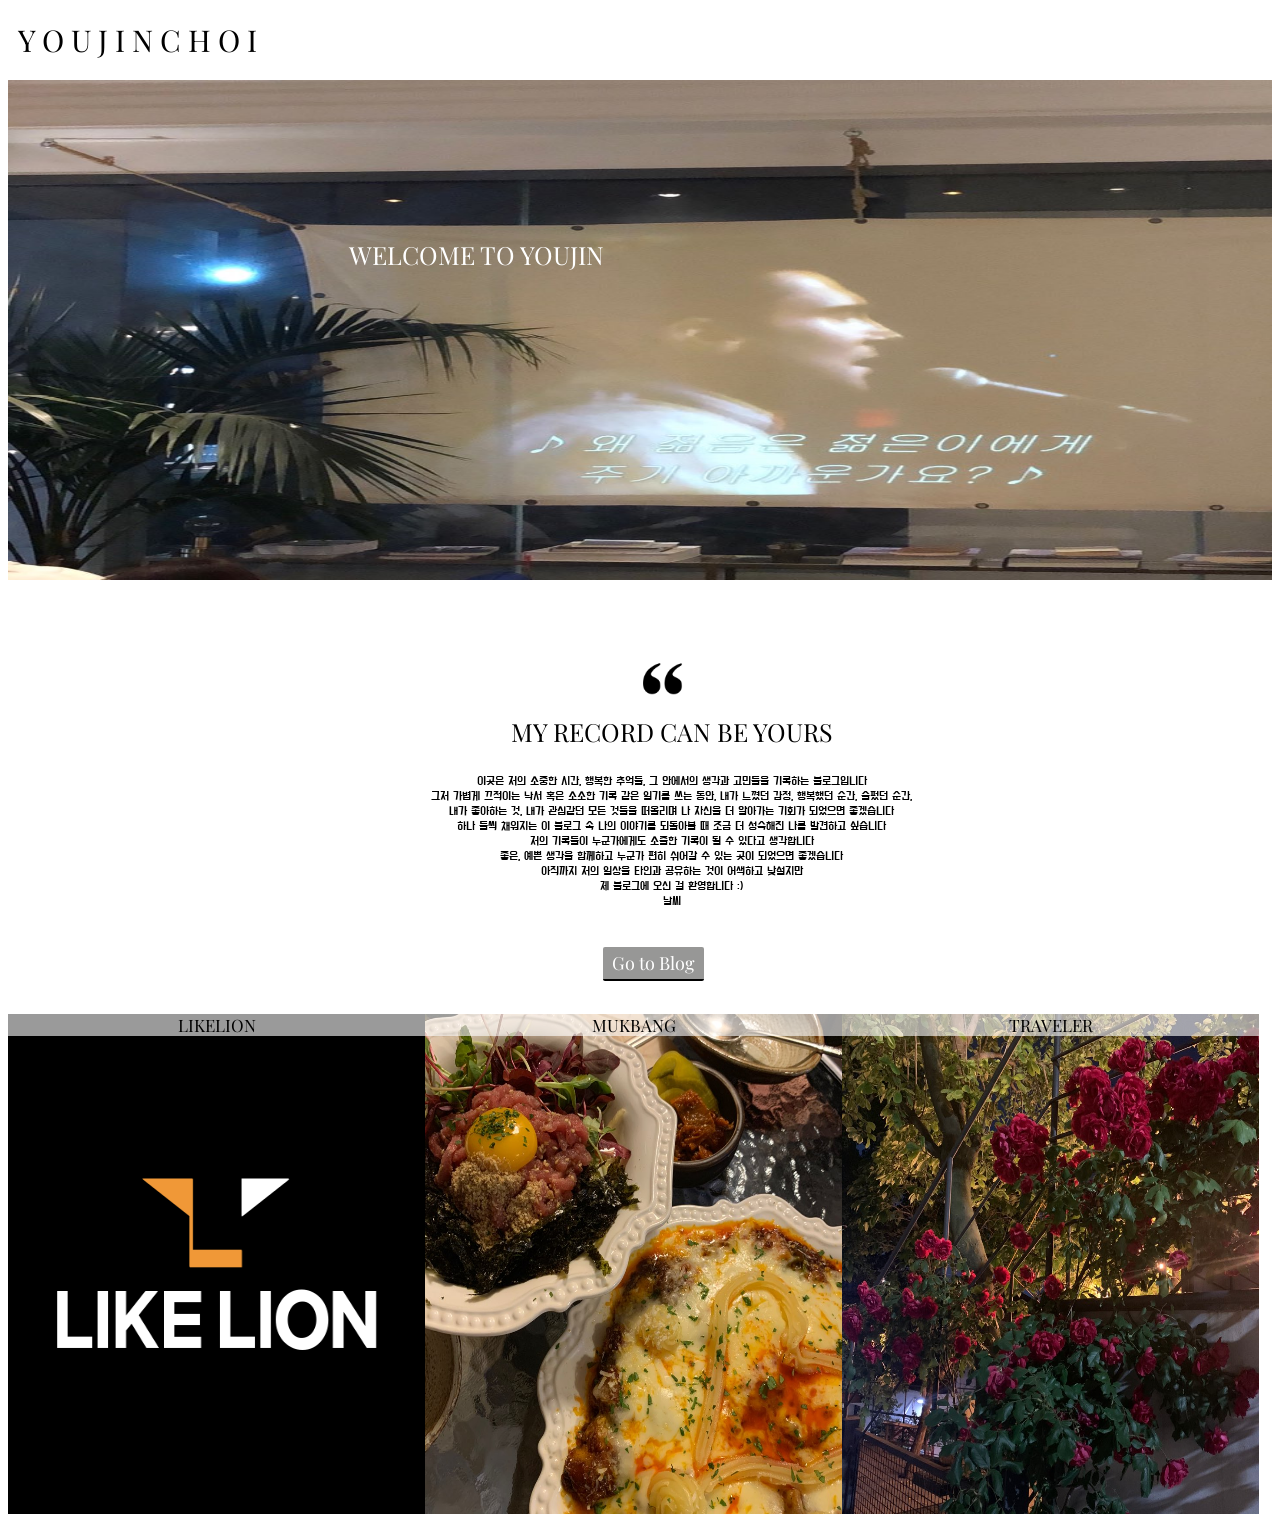
<file: index.html>
<!DOCTYPE html>
<html lang="en">
<head>
    <meta charset="UTF-8">
    <meta name="viewport" content="width=device-width, initial-scale=1.0">
    <title>J-Blog</title>
    <link rel="stylesheet" href="index.css">
    <link href="https://fonts.googleapis.com/css2?family=Do+Hyeon&display=swap" rel="stylesheet">
    <link href="https://fonts.googleapis.com/css2?family=Playfair+Display:ital,wght@0,400;0,500;1,400&display=swap" rel="stylesheet">
</head>
<body>
    <div class="title">
        <h1> Y O U J I N   C H O I </h1>
    </div>

    <img src="web1bg.jpg">
    <div class="inner-text">
        <h3>WELCOME TO YOUJIN </h3>
        <a class = "btn blog" href="https://blog.naver.com/ujineee2"> Go to Blog </a>
    </div>

    <div class="content">
        <div class="menu">
            <div class="button"></div>
        </div>
        
        <div class="introduction">
            <img id="quotes" src="quotes.png">
            <h2> MY RECORD CAN BE YOURS</h2>
            
            <div class="detail-1">
                이곳은 저의 소중한 시간, 행복한 추억들, 그 안에서의 생각과 고민들을 기록하는 블로그입니다
                <br> 그저 가볍게 끄적이는 낙서 혹은 소소한 기록 같은 일기를 쓰는 동안, 내가 느꼈던 감정, 행복했던 순간, 슬펐던 순간, 
                <br> 내가 좋아하는 것, 내가 관심같던 모든 것들을 떠올리며 나 자신을 더 알아가는 기회가 되었으면 좋겠습니다
                <br> 하나 둘씩 채워지는 이 블로그 속 나의 이야기를 되돌아볼 때 조금 더 성숙해진 나를 발견하고 싶습니다 
                <br> 저의 기록들이 누군가에게도 소줄한 기록이 될 수 있다고 생각합니다
                <br> 좋은, 예쁜 생각을 함께하고 누군가 편히 쉬어갈 수 있는 곳이 되었으면 좋겠습니다
                <br> 아직까지 저의 일상을 타인과 공유하는 것이 어색하고 낮설지만
                <br> 제 블로그에 오신 걸 환영합니다 :)
                <div class="js-weather">날씨</div>
            </div>
           
        </div>
    </div>

    <div class="image-container">
        <div class="card" style="cursor: pointer" onclick="location.href='likelion.html'">
            <img src="SKKULikelion.png">
            <div class="name">LIKELION </div>
        </div>

        <div class="card" style="cursor: pointer" onclick="location.href='mukbang.html'">
            <img src="mukbang.jpg">
            <div class="name"> MUKBANG</div>
        </div>

        <div class="card" style="cursor: pointer" onclick="location.href='travel.html'">
            <img src="travel.jpg">
            <div class="name"> TRAVELER </div>
        </div>
    </div>


    <div id="disqus_thread"></div>
    <script>
    
    /**
    *  RECOMMENDED CONFIGURATION VARIABLES: EDIT AND UNCOMMENT THE SECTION BELOW TO INSERT DYNAMIC VALUES FROM YOUR PLATFORM OR CMS.
    *  LEARN WHY DEFINING THESE VARIABLES IS IMPORTANT: https://disqus.com/admin/universalcode/#configuration-variables*/
    /*
    var disqus_config = function () {
    this.page.url = PAGE_URL;  // Replace PAGE_URL with your page's canonical URL variable
    this.page.identifier = PAGE_IDENTIFIER; // Replace PAGE_IDENTIFIER with your page's unique identifier variable
    };
    */
    (function() { // DON'T EDIT BELOW THIS LINE
    var d = document, s = d.createElement('script');
    s.src = 'https://ujin.disqus.com/embed.js';
    s.setAttribute('data-timestamp', +new Date());
    (d.head || d.body).appendChild(s);
    })();
    </script>
    <noscript>Please enable JavaScript to view the <a href="https://disqus.com/?ref_noscript">comments powered by Disqus.</a></noscript>
    <script type= "text/javascript" src="weather.js"></script>                           
</body>
</html>
</file>
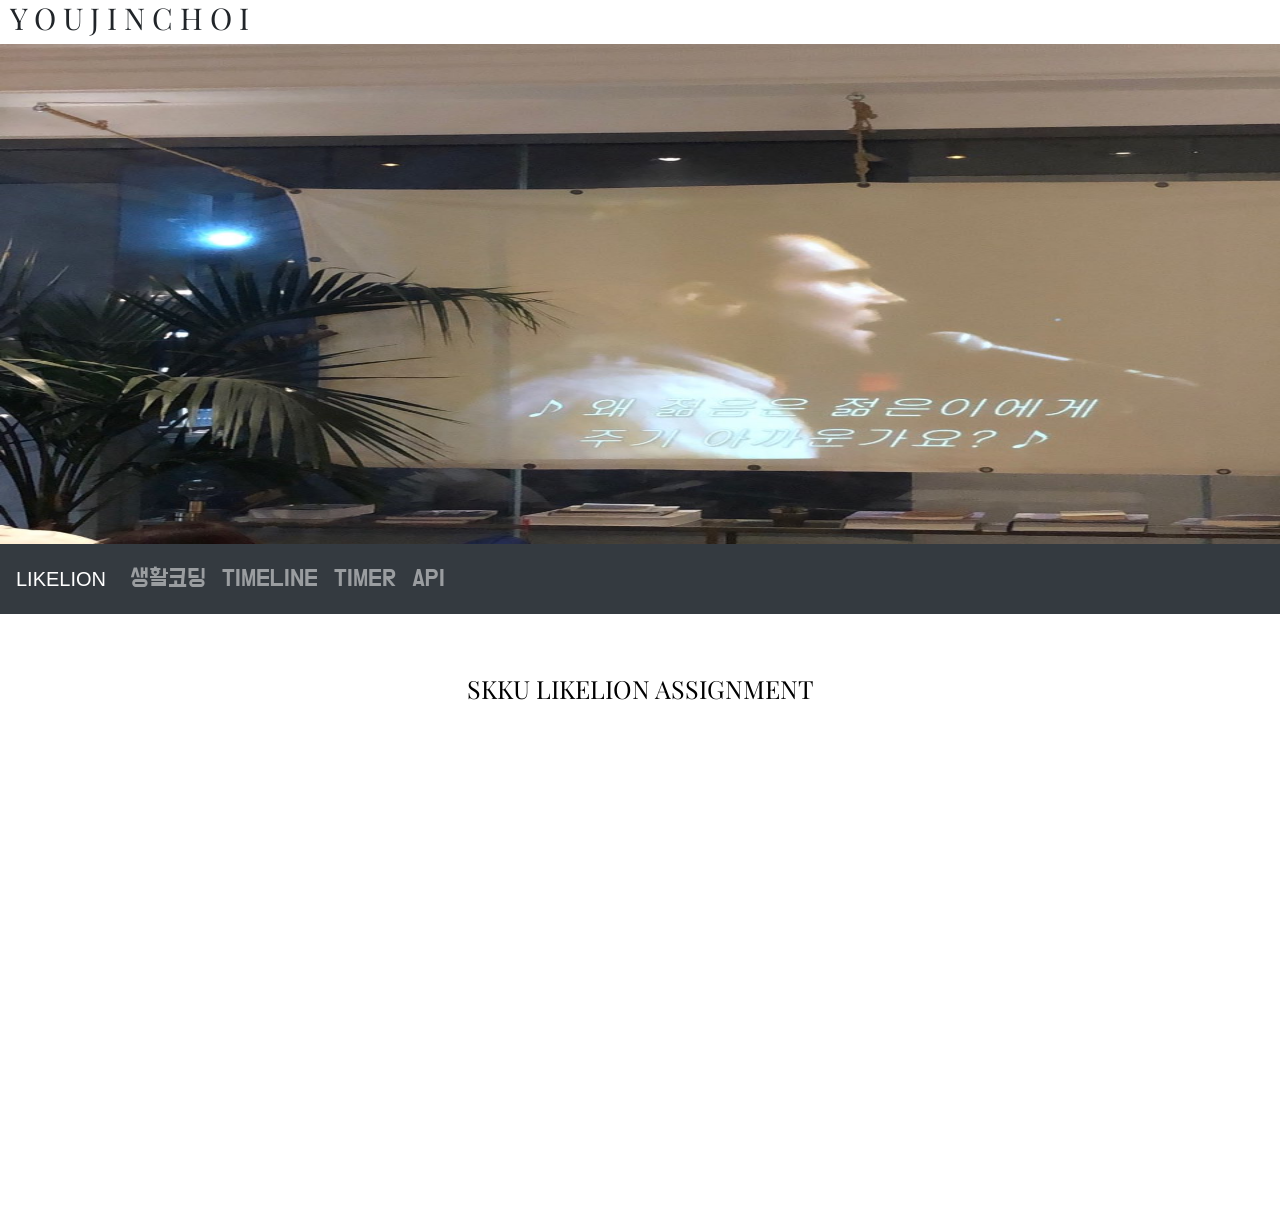
<file: likelion.html>
<!DOCTYPE html>
<html lang="en">
<head>
    <meta charset="UTF-8">
    <meta name="viewport" content="width=device-width, initial-scale=1.0">
    <title>J-Blog</title>
    <link rel="stylesheet" href="https://maxcdn.bootstrapcdn.com/bootstrap/4.1.3/css/bootstrap.min.css">
    <script src="https://ajax.googleapis.com/ajax/libs/jquery/3.3.1/jquery.min.js"></script> 
    <script src="https://cdnjs.cloudflare.com/ajax/libs/popper.js/1.14.3/umd/popper.min.js"></script> 
    <script src="https://maxcdn.bootstrapcdn.com/bootstrap/4.1.3/js/bootstrap.min.js"></script>

    <link rel="stylesheet" href="likelion.css">
    <link href="https://fonts.googleapis.com/css2?family=Do+Hyeon&display=swap" rel="stylesheet">
    <link href="https://fonts.googleapis.com/css2?family=Playfair+Display:ital,wght@0,400;0,500;1,400&display=swap" rel="stylesheet">
</head>
<body>
    <div class="title">
        <h1> Y O U J I N   C H O I </h1>
    </div>

    <img src="web1bg.jpg">

    <nav class="navbar navbar-expand-sm navbar-dark bg-dark"> <a href="likelion.html" class="navbar-brand">LIKELION</a> 
        <button class="navbar-toggler" type="button" data-toggle="collapse" data-target="#collapsibleNavbar">
            <span class="navbar-toggler-icon"></span> 
        </button> 
        <div class="collapse navbar-collapse" id="collapsibleNavbar"> 
            <ul class="navbar-nav"> 
                <li class="nav-item"><a href="WEB.html" class="nav-link">생활코딩</a></li> 
                <li class="nav-item"><a href="timeline.html" class="nav-link">TIMELINE</a></li> 
                <li class="nav-item"><a href="time.html" class="nav-link">TIMER</a></li> 
                <li class="nav-item"><a href="API.html" class="nav-link">API</a></li> 
            </ul> 
        </div> 
    </nav>

    <div class="content">  
        <div class="introduction">
            <h2> SKKU LIKELION ASSIGNMENT</h2>
        </div>
    </div>




    
</body>
</html>
</file>
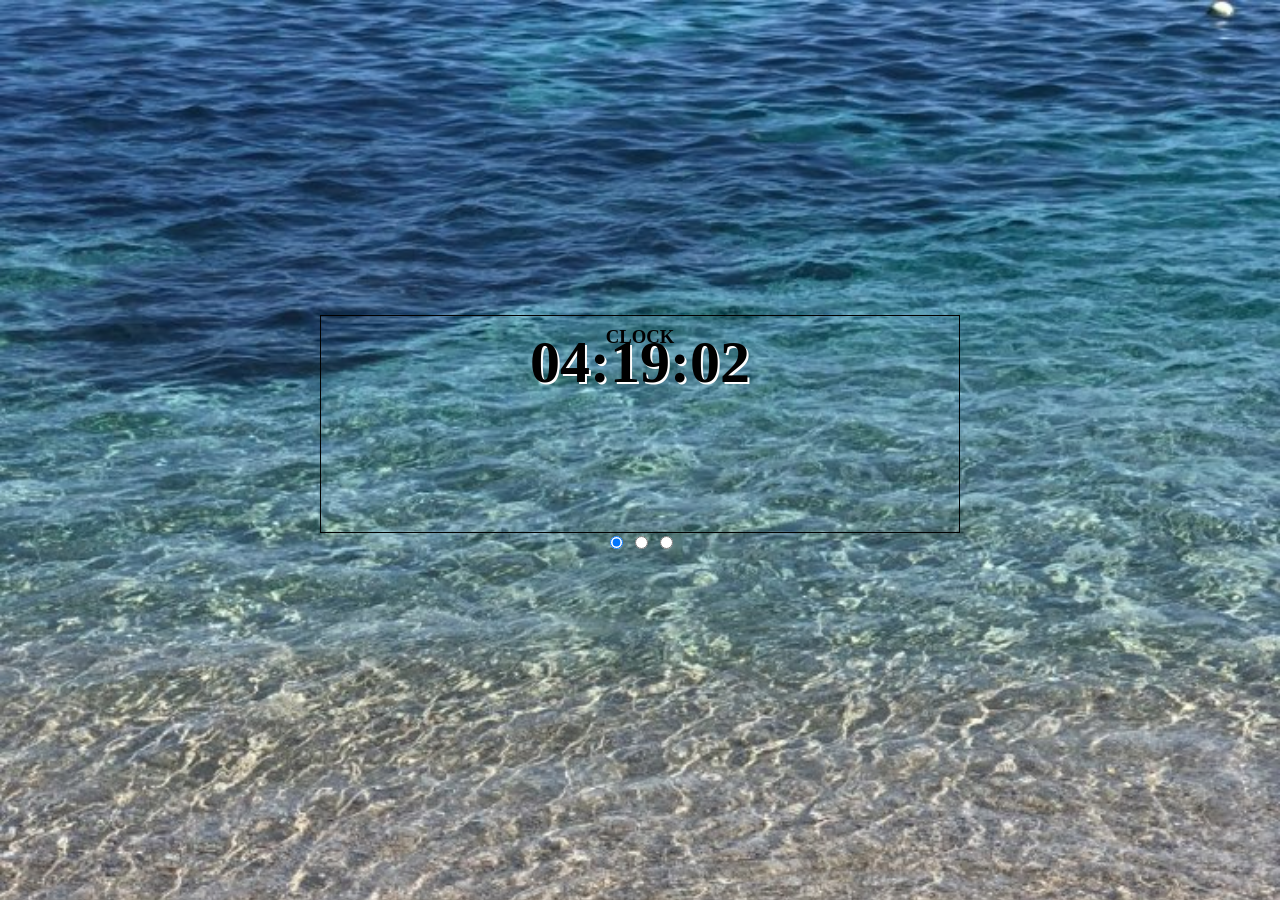
<file: time.html>
<!DOCTYPE html>
<html lang="en">
<head>
    <meta charset="UTF-8">
    <meta name="viewport" content="width=device-width, initial-scale=1.0">
    <title>Document</title>
    <link rel="stylesheet" href="timer.css">
</head>
    
<body>
    <div class="content">
        <div class="window">
            <div id="w_clock">
                <h3>CLOCK</h3>
                <h1>00:00:00</h1>
            </div>
            <div id="w_stopwatch">
                <h3>STOPWATCH</h3>
                <h1>00:00</h1>
                <button id="start">start</button>
                <button id="reset">reset</button>
            </div>
            <div id="w_timer">
                <h3>TIMER</h3>
                <h1>00:00</h1>
                <input id="m_timer" type="number">분
                <input id="s_timer" type="number">초
               
                <button id="start">start</button>
                <button id="reset">reset</button>
            </div>
        </div>
        <div class="select">
            <input id="selectClock" type="radio" name="select" checked>
            <input id="selectStopwatch" type="radio" name="select">
            <input id="selectTimer" type="radio" name="select">
        </div>
    </div>
    <body>
    <script type="text/javascript" src="tab.js"></script>    
    <script type="text/javascript" src="clock.js"></script> 
    <script type="text/javascript" src="stopwatch.js"></script> 
    <script type="text/javascript" src="timer.js"></script> 
</html>
</file>
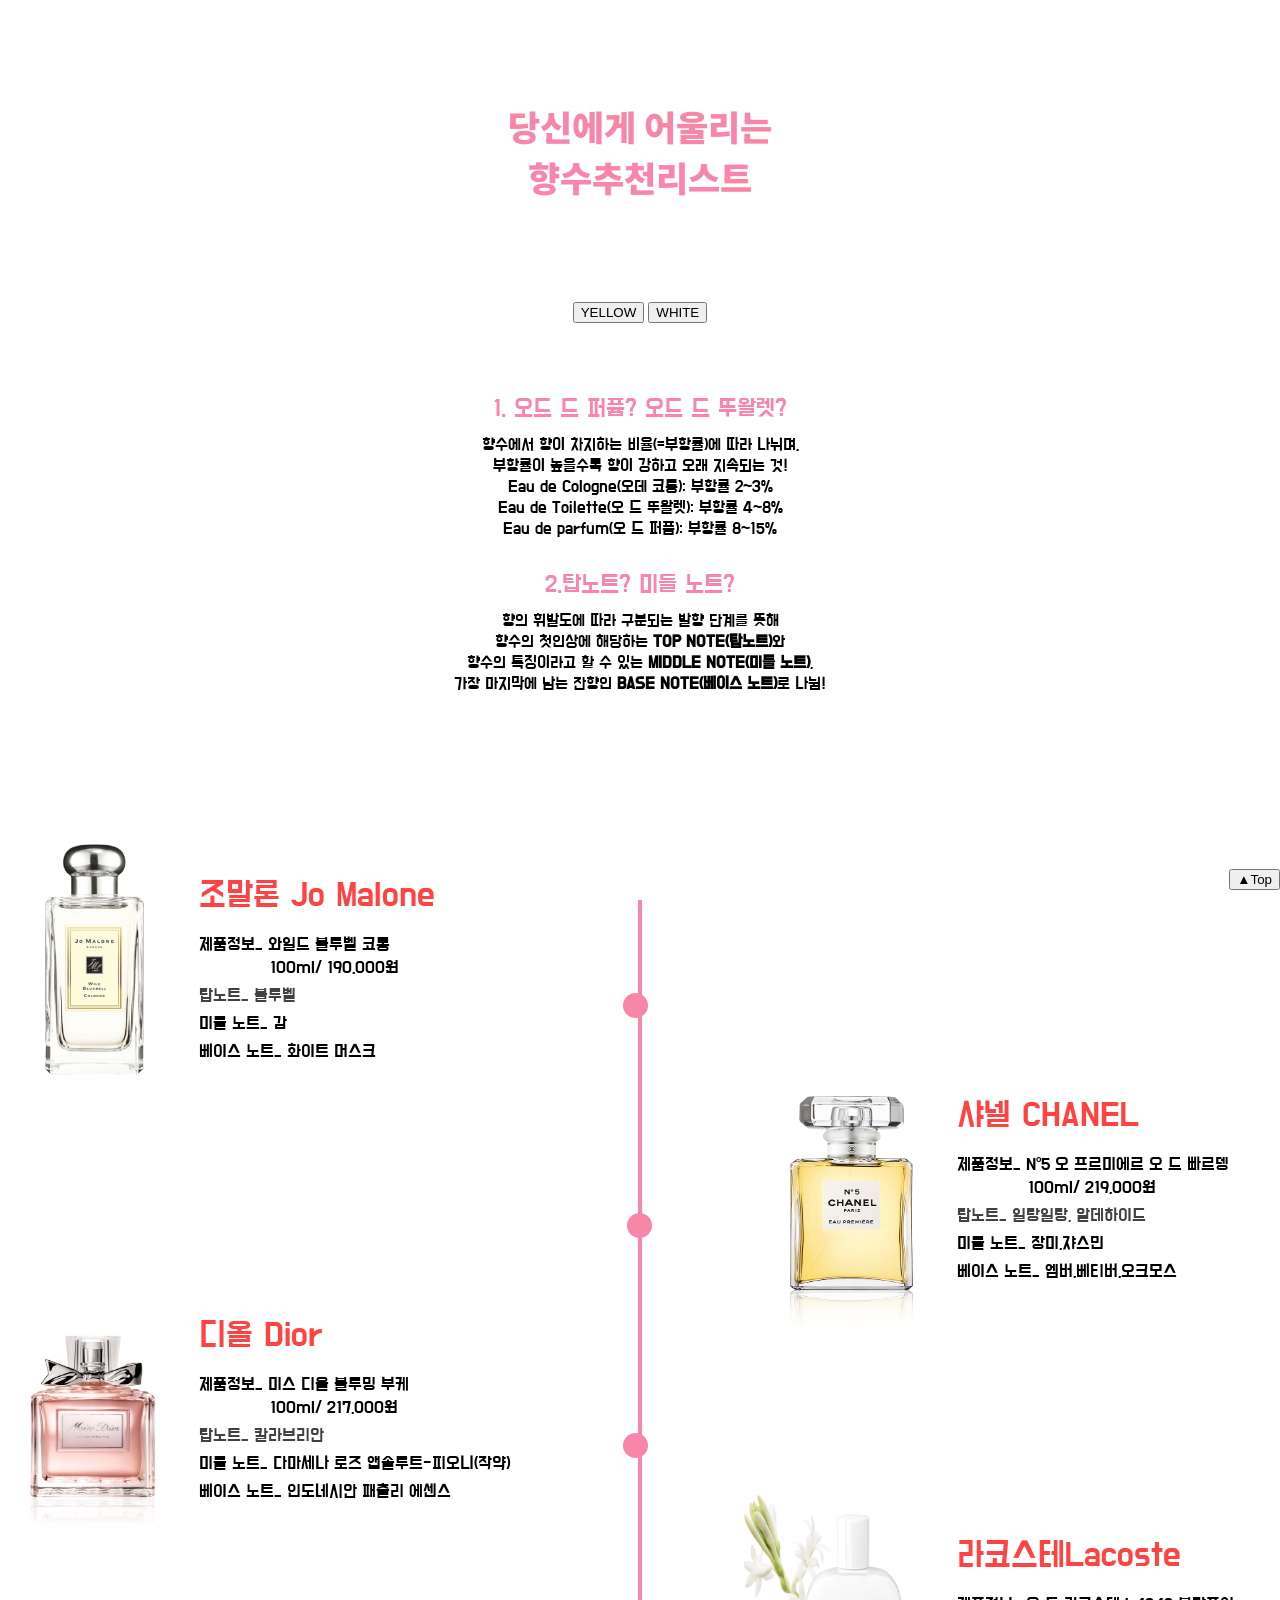
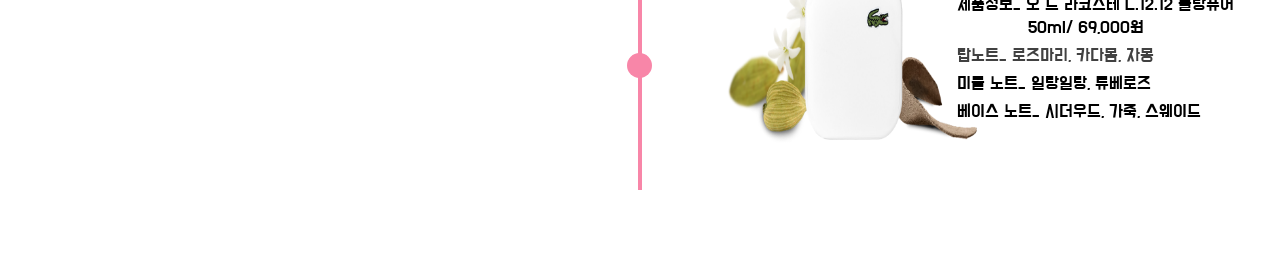
<file: timeline.html>
<!DOCTYPE html>
<html lang="en">
<head>
    <meta charset="UTF-8">
    <meta name="viewport" content="width=device-width, initial-scale=1.0">
    <title>Timeline</title>
    <link rel="stylesheet" href="perfumestyle.css">
    <link href="https://fonts.googleapis.com/css2?family=Do+Hyeon&family=Noto+Sans+KR:wght@100;300;400;500;700;900&display=swap" rel="stylesheet">
    <link href="https://fonts.googleapis.com/css2?family=Noto+Sans+KR:wght@100;300;400;500;700;900;&display=swap" rel="stylesheet">
</head>

<body>
    <script>
        var pass = "ujineee2";
        var getpass = prompt("비밀번호를 입력하세요.");
    
        if(ipass == getpass) {
            alert("로그인 되었습니다.");
        } else {
            alert("아이디 혹은 비밀번호가 틀렸습니다.");
        }
    </script>
   
    <div id="title">당신에게 어울리는 <br>향수추천리스트</div>
    <div class="buttons">
        <button class="changebg" onclick="
        document.querySelector('body').style.backgroundImage='url(orangewall.jpg)';
        document.querySelector('body').style.backgroundSize='cover';
        ">YELLOW</button>
        <button class="changebg" onclick="
        document.querySelector('body').style.backgroundImage='url(whitewall.jpg)';
        document.querySelector('body').style.backgroundSize='cover';
        ">WHITE</button>
           
    </div>
        <div class="content">
            <div class=s-title1>1. 오드 드 퍼퓸? 오드 드 뚜왈렛?</div>
            <div class= detail>
                향수에서 향이 차지하는 비율(=부항률)에 따라 나뉘며,
                <br>부항률이 높을수록 향이 강하고 오래 지속되는 것!
                <br>Eau de Cologne(오데 코롱): 부항률 2~3%
                <br>Eau de Toilette(오 드 뚜왈렛): 부항률 4~8%
                <br>Eau de parfum(오 드 퍼퓸): 부항률 8~15%
            </div>
           
                <div class=s-title2>2.탑노트? 미들 노트?</div>
                <div class= detail>
                    향의 휘발도에 따라 구분되는 발향 단계를 뜻해
                    <br>향수의 첫인상에 해당하는 <strong>TOP NOTE(탑노트)</strong>와
                    <br>향수의 특징이라고 할 수 있는 <strong>MIDDLE NOTE(미들 노트)</strong>,
                    <br>가장 마지막에 남는 잔향인 <strong>BASE NOTE(베이스 노트)</strong>로 나뉨!
                   
                </div>
        </div>

            <div class="card">
                <img src="jomalone.png">
                <div class="name">조말론 Jo Malone </div>
                <div class="product">제품정보_ 와일드 블루벨 코롱</div>
                <div class="price">100ml/ 190,000원</div>
                <div class="topnote">탑노트_ 블루벨</div>
                <div class="middlenote">미들 노트_ 감</div>
                <div class="basenote">베이스 노트_ 화이트 머스크</div>
                <div class="dot"></div>
            </div>

            <div class="card">
                <img src="chanel.png" style="bottom:-55px;"
                font-size: 35px;>
                <div class="name">샤넬 CHANEL</div>
                <div class="product">제품정보_ N°5 오 프르미에르 오 드 빠르뎅</div>
                <div class="price">100ml/ 219,000원</div>
                <div class="topnote">탑노트_ 일랑일랑, 알데하이드</div>
                <div class="middlenote">미들 노트_ 장미,쟈스민</div>
                <div class="basenote">베이스 노트_ 엠버,베티버,오크모스</div>
                <div class="dot"></div>
            </div>

            <div class="card">
                <img src="dior.png">
                <div class="name">디올 Dior</div>
                <div class="product">제품정보_ 미스 디올 블루밍 부케</div>
                <div class="price">100ml/ 217,000원</div>
                <div class="topnote">탑노트_ 칼라브리안</div>
                <div class="middlenote">미들 노트_ 다마세나 로즈 앱솔루트-피오니(작약)</div>
                <div class="basenote">베이스 노트_ 인도네시안 패츌리 에센스</div>
                <div class="dot"></div>
            </div>

            <div class="card">
                <img src="lacoste.png">
                <div class="name">라코스테Lacoste</div>
                <div class="product">제품정보_ 오 드 라코스테 L.12.12 블랑퓨어</div>
                <div class="price">50ml/ 69,000원</div>
                <div class="topnote">탑노트_ 로즈마리, 카다몸, 자몽</div>
                <div class="middlenote">미들 노트_ 일랑일랑, 튜베로즈</div>
                <div class="basenote">베이스 노트_ 시더우드, 가죽, 스웨이드</div>
                <div class="dot"></div>
            </div>
           
            
            <div class="line"></div>  
            <a href="#title"><button id="tothetop">▲Top</button></a>

</body>
</html>
</file>
<file: index.css>
h1{
    position: relative;
    left:10px;
    font-size: 30px;
    font-weight: 400;
    font-family:'Playfair Display',serif;
}
img{
    padding: 0px 0px 0px 0px;
    width : 100%;
    height : 500px;
   
}

h3{
    font-family:'Playfair Display',serif;
    color: white;
    font-weight: 100;
    font-size: 25px;
    position: relative;
    top: -371px;
    left: 27%;
}

.btn {
    text-decoration: none;
    font-family:'Playfair Display',serif;
    color: white;
    font-weight: 100;
    font-size: 18px;
    padding:4px 9px 4px 9px;
    margin:20px;
    display:inline-block;
    border-radius: 2px;
    transition:all 0.1s;
    position: relative;
    top: 260px;
    left:45.5% ;
}
.btn:active {
    transform: translateY(3px);
}
.btn.blog {
    background-color: rgba(61, 60, 59, 0.534);
    border-bottom: 2px solid black;
}
.btn.blog:active {
    border-bottom: 5px solid black;
}

#quotes{
    width: 45px;
    height: 34px;
    position: relative;
    top: -80px;
    left: 50%;
}
h2{
    text-align: center;
    font-family:'Playfair Display',serif;
    color: black;
    font-weight: 100;
    font-size: 25px;
    position: relative;
    top: -85px;
    left:2.5%;
}
.detail-1{
    text-align: center;
    font-size: 12px;
    font-weight: 10;
    font-family: 'Do Hyeon', sans-serif;
    position: relative;
    top: -80px;
    left: 2.5%;
}

.card{
    margin-top: 25px;
    width: 33%;
    height: 200px;
    float: left;
    position:relative;
}
.name{
    text-align: center;
    font-family:'Playfair Display',serif;
    color: black;
    font-weight: 100;
    font-size: 17px;
    position: relative;
    top: -504px;
    background-color: rgba(255, 255, 255, 0.603);
}
#disqus_thread{
    position: relative;
    top: 436px;

}

@media(max-width:900px) {
.card{
    background: center;
}
}
</file>
<file: likelion.css>
h1{
    position: relative;
    left:10px;
    font-size: 30px;
    font-weight: 400;
    font-family:'Playfair Display',serif;
}
img{
    padding: 0px 0px 0px 0px;
    width : 100%;
    height : 500px;
   
}

h2{
    text-align: center;
    font-family:'Playfair Display',serif;
    color: black;
    font-weight: 100;
    font-size: 25px;
    padding: 60px 0px 500px 0px;
}
li{
    font-family:'Playfair Display',serif;
    font-family: 'Do Hyeon', sans-serif;
    font-weight: 100;
    font-size: 25px;

}



@media(max-width:900px) {
.card{
    background: center;
}
}
</file>
<file: timer.css>
body{
    background-image: url(timer.jpg);
    background-repeat: no-repeat;
    background-size: cover;
}
.content{
    width: 50%;
    height: 30%;
    position: absolute;
    left: 25%;
    top: 35%;
    text-align: center;
}
.window{
    height: 80%;
    border: 1px solid black;
}
#w_stopwatch, #w_timer{
    display: none;
}
input[type=number]{
    width: 50px;
}
h1{
    font-size: 60px;
    margin: -20px 0px 0px 0px;
    text-shadow: 2px 2px white;
}
h3{
    margin: 10px 0px 0px 0px;
}
</file>
<file: perfumestyle.css>
#title{
    text-align: center;
    font-family: 'Noto Sans KR', sans-serif;
    font-weight: 900;
    font-size: 35px;
    margin-top:100px;
    margin-bottom: 100px;
    color: #F886A8;
}

.content{
    padding: 40px 10%;
    text-align: center;
    margin-bottom: 80px;
}
.buttons{
    text-align: center;
}
.s-title1{
    font-size: 25px;
    font-weight: 500;
    color: #F886A8;
    font-family: 'Do Hyeon', sans-serif;
    margin-top: 30px;
}
.detail{
    font-size: 17px;
    font-family: 'Do Hyeon', sans-serif;
    margin-top: 10px;
    font-weight: 100;
    text-align: center;
}
.s-title2{
    font-size: 25px;
    font-weight: 500;
    color: #F886A8;
    font-family: 'Do Hyeon', sans-serif;
    margin-top: 30px;

}
img{
    position: relative;
    right: 120px;
    bottom:-20px;
    width: 250px;
    height:250px;
    grid-column: 1;
    z-index: 10;
  
}
.card{
    position: relative;
    left: 4%;
    display: grid;
    grid-template-columns: 60px auto  30px;
    width: 40%;
    margin-bottom: -160px;
    padding-left: 30px;
    transition: 0.3s;
    
}
.card:hover{
    background-color:#ff4343;
    box-shadow: none;
    color:white;
}
.name{
    font-family: 'Do Hyeon', sans-serif;
    font-weight: 500;
    font-size: 35px;
    top: 60px;
    left: 50px;
    position: relative;
    grid-column: 2;
    z-index: 5;
    color:#ff4343;
}
.product{
    font-family: 'Do Hyeon', sans-serif;
    font-weight: 300;
    font-size: 18px;
    position: relative;
    grid-column: 2;
    top: -130px;
    left: 50px;
}
.price{
    font-family: 'Do Hyeon', sans-serif;
    font-weight: 300;
    font-size: 18px;
    position: relative;
    grid-column: 2;
    top: -130px;
    left: 121px;
}
.topnote{
    font-family: 'Do Hyeon', sans-serif;
    font-weight: 300;
    font-size: 18px;
    color:#414141;
    position: relative;
    grid-column: 2;
    margin-top: 5px;
    top: -130px;
    left: 50px;
}
.middlenote{
    font-family: 'Do Hyeon', sans-serif;
    font-weight: 300;
    font-size: 18px;
    position: relative;
    grid-column: 2;
    margin-top: 5px;
    top: -130px;
    left: 50px;
}
.basenote{
    font-family: 'Do Hyeon', sans-serif;
    font-weight: 300;
    font-size: 18px;
    position: relative;
    grid-column: 2;
    margin-top: 5px;
    top: -130px;
    left: 50px;
}

.dot{
    width: 25px;
    height: 25px;
    background-color: #F886A8;
    position: absolute;
    right:-10%;
    top:47%;
    border-radius: 100%;
}
.line{
    position: absolute;
    width: 4px;
    top: 900px;
    left: 50%;
    margin-left: -2px;
    height: 890px;
    background-color: #F886A8;

}
.card:nth-child(even){
    margin-left: 60%;
}
.card:nth-child(even) .dot{
    left: -35.5%;
}
#tothetop{
    position: fixed;
    right: 0px;
    bottom: 10px;
}
@media(max-width:977px){
    .dot,.line{
        display:none;  
    }
    .card{
        width: 80%;
        margin-left: 17%;
        margin-bottom: -100px;
    }
    .card:nth-child(even){
        margin-left: 17%;
       
    }
}
</file>
